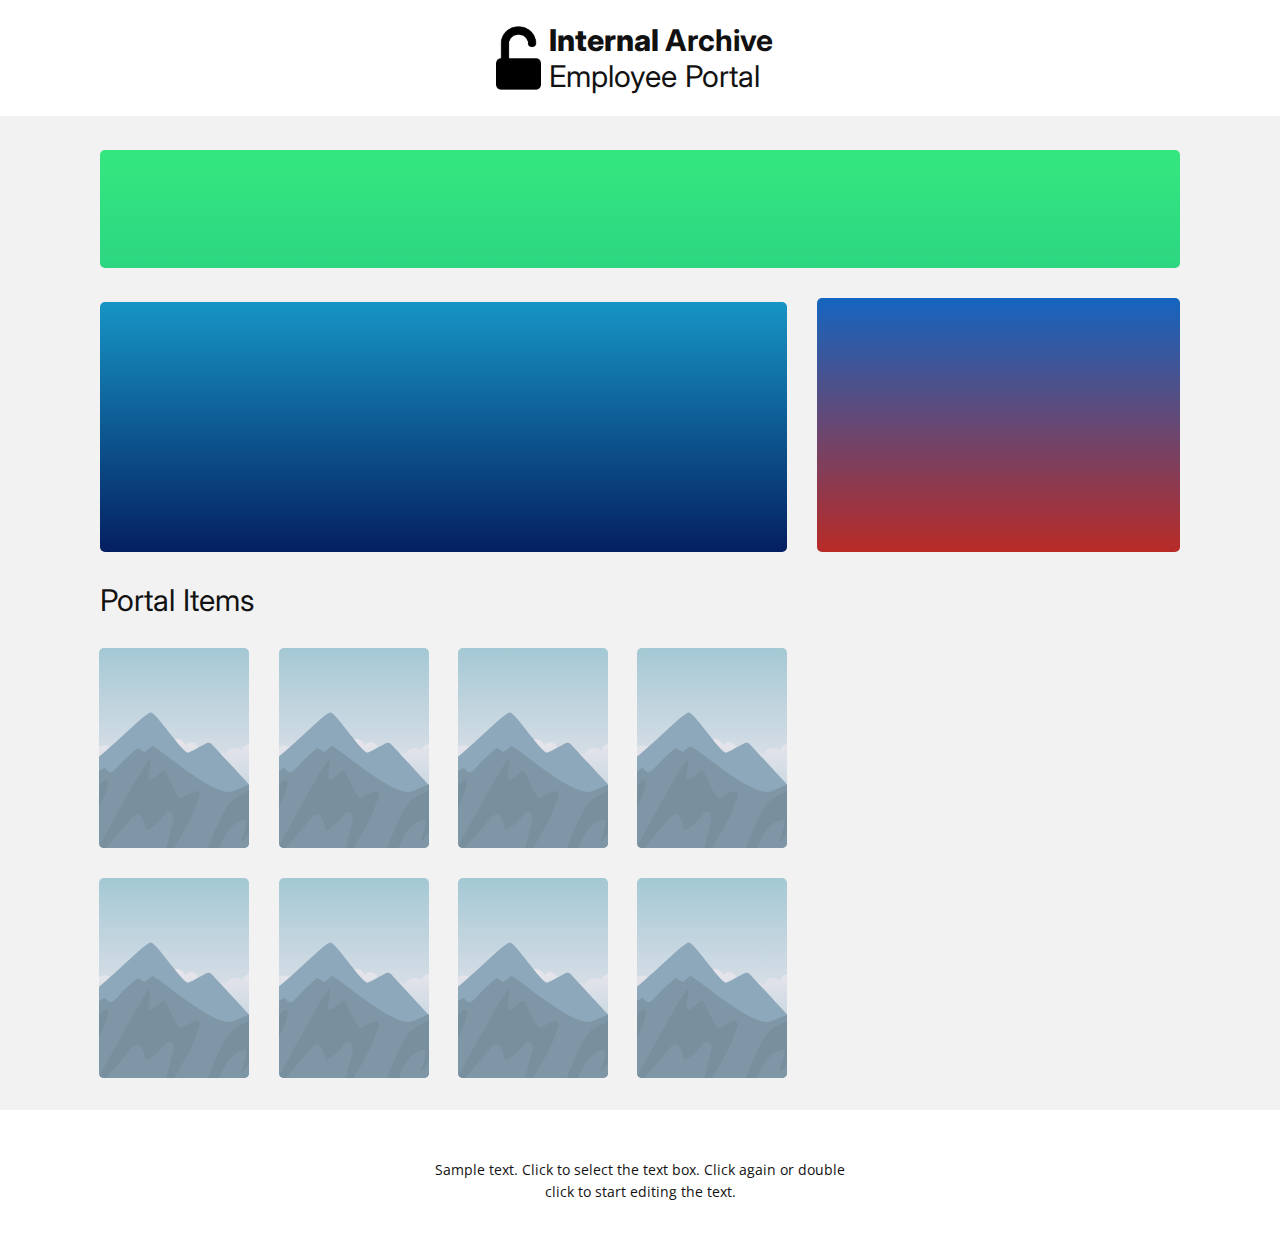
<file: docs/index.html>
<!DOCTYPE html>
<html style="font-size: 16px;">
  <head>
    <meta name="viewport" content="width=device-width, initial-scale=1.0">
    <meta charset="utf-8">
    <meta name="keywords" content="">
    <meta name="description" content="">
    <meta name="page_type" content="np-template-header-footer-from-plugin">
    <title>Page 1</title>
    <link rel="stylesheet" href="nicepage.css" media="screen">
<link rel="stylesheet" href="Page-1.css" media="screen">
    <script class="u-script" type="text/javascript" src="jquery.js" defer=""></script>
    <script class="u-script" type="text/javascript" src="nicepage.js" defer=""></script>
    <meta name="generator" content="Nicepage 3.22.0, nicepage.com">
    <link rel="icon" href="images/favicon.png">
    <link id="u-theme-google-font" rel="stylesheet" href="https://fonts.googleapis.com/css?family=Roboto:100,100i,300,300i,400,400i,500,500i,700,700i,900,900i|Open+Sans:300,300i,400,400i,600,600i,700,700i,800,800i">
    <link id="u-page-google-font" rel="stylesheet" href="https://fonts.googleapis.com/css?family=Inter:100,200,300,400,500,600,700,800,900">
    
    
    <script type="application/ld+json">{
		"@context": "http://schema.org",
		"@type": "Organization",
		"name": "Employee Portal",
		"logo": "images/image11.png"
}</script>
    <meta name="theme-color" content="#478ac9">
    <meta property="og:title" content="Page 1">
    <meta property="og:description" content="">
    <meta property="og:type" content="website">
  </head>
  <body data-home-page="Page-1.html" data-home-page-title="Page 1" class="u-body"><header class="u-clearfix u-header u-white u-header" id="sec-9082"><div class="u-clearfix u-sheet u-sheet-1">
        <a href="https://nicepage.com" class="u-image u-logo u-image-1" data-image-width="135" data-image-height="188">
          <img src="images/image11.png" class="u-logo-image u-logo-image-1">
        </a>
        <h3 class="u-custom-font u-text u-text-default u-text-1">Internal <span style="font-weight: 700;">Archive</span>
          <br>
          <span style="font-weight: 400;">Employee Portal</span>
        </h3>
      </div></header>
    <section class="u-align-center u-clearfix u-grey-5 u-section-1" src="" id="sec-2d43">
      <div class="u-clearfix u-sheet u-valign-middle-lg u-valign-middle-md u-sheet-1">
        <div class="u-clearfix u-custom-html u-hidden-lg u-hidden-md u-hidden-sm u-hidden-xl u-custom-html-1">
          <iframe src="https://discord.com/widget?id=859229877524627507&amp;theme=dark" width="280" height="400" allowtransparency="true" frameborder="0" sandbox="allow-popups allow-popups-to-escape-sandbox allow-same-origin allow-scripts"></iframe>
        </div>
        <img class="u-image u-image-round u-radius-5 u-image-1" src="images/Quepal.jpg" data-image-width="1600" data-image-height="900">
        <img class="u-image u-image-round u-radius-5 u-image-2" src="images/EveningSunshine.jpg" alt="" data-image-width="1920" data-image-height="1080">
        <img class="u-image u-image-round u-radius-5 u-image-3" src="images/VisionsofGrandeur.jpg" alt="" data-image-width="1920" data-image-height="1080">
        <h3 class="u-custom-font u-text u-text-default u-text-1">Portal Items</h3>
        <div class="u-expanded-width-xs u-list u-list-1">
          <div class="u-repeater u-repeater-1">
            <div class="u-container-style u-custom-background u-list-item u-repeater-item">
              <div class="u-container-layout u-similar-container u-valign-bottom u-container-layout-1">
                <img class="u-image u-image-round u-radius-5 u-image-4" src="images/6.svg" alt="" data-image-width="400" data-image-height="265">
              </div>
            </div>
            <div class="u-container-style u-custom-background u-list-item u-repeater-item">
              <div class="u-container-layout u-similar-container u-valign-bottom u-container-layout-2">
                <img class="u-image u-image-round u-radius-5 u-image-5" src="images/6.svg" alt="" data-image-width="400" data-image-height="265">
              </div>
            </div>
            <div class="u-container-style u-custom-background u-list-item u-repeater-item">
              <div class="u-container-layout u-similar-container u-valign-bottom u-container-layout-3">
                <img class="u-image u-image-round u-radius-5 u-image-6" src="images/6.svg" alt="" data-image-width="400" data-image-height="265">
              </div>
            </div>
            <div class="u-container-style u-custom-background u-list-item u-repeater-item">
              <div class="u-container-layout u-similar-container u-valign-bottom u-container-layout-4">
                <img class="u-image u-image-round u-radius-5 u-image-7" src="images/6.svg" alt="" data-image-width="400" data-image-height="265">
              </div>
            </div>
            <div class="u-container-style u-custom-background u-list-item u-repeater-item">
              <div class="u-container-layout u-similar-container u-valign-bottom u-container-layout-5">
                <img class="u-image u-image-round u-radius-5 u-image-8" src="images/6.svg" alt="" data-image-width="400" data-image-height="265">
              </div>
            </div>
            <div class="u-container-style u-custom-background u-list-item u-repeater-item">
              <div class="u-container-layout u-similar-container u-valign-bottom u-container-layout-6">
                <img class="u-image u-image-round u-radius-5 u-image-9" src="images/6.svg" alt="" data-image-width="400" data-image-height="265">
              </div>
            </div>
            <div class="u-container-style u-custom-background u-list-item u-repeater-item">
              <div class="u-container-layout u-similar-container u-valign-bottom u-container-layout-7">
                <img class="u-image u-image-round u-radius-5 u-image-10" src="images/6.svg" alt="" data-image-width="400" data-image-height="265">
              </div>
            </div>
            <div class="u-container-style u-custom-background u-list-item u-repeater-item">
              <div class="u-container-layout u-similar-container u-valign-bottom u-container-layout-8">
                <img class="u-image u-image-round u-radius-5 u-image-11" src="images/6.svg" alt="" data-image-width="400" data-image-height="265">
              </div>
            </div>
          </div>
        </div>
        <div class="u-clearfix u-custom-html u-hidden-lg u-hidden-md u-hidden-sm u-hidden-xs u-custom-html-2">
          <iframe src="https://discord.com/widget?id=859229877524627507&amp;theme=dark" width="363" height="496" allowtransparency="true" frameborder="0" sandbox="allow-popups allow-popups-to-escape-sandbox allow-same-origin allow-scripts"></iframe>
        </div>
        <div class="u-clearfix u-custom-html u-hidden-md u-hidden-sm u-hidden-xl u-hidden-xs u-custom-html-3">
          <iframe src="https://discord.com/widget?id=859229877524627507&amp;theme=dark" width="363" height="491" allowtransparency="true" frameborder="0" sandbox="allow-popups allow-popups-to-escape-sandbox allow-same-origin allow-scripts"></iframe>
        </div>
        <div class="u-clearfix u-custom-html u-hidden-lg u-hidden-sm u-hidden-xl u-hidden-xs u-custom-html-4">
          <iframe src="https://discord.com/widget?id=859229877524627507&amp;theme=dark" width="315" height="300" allowtransparency="true" frameborder="0" sandbox="allow-popups allow-popups-to-escape-sandbox allow-same-origin allow-scripts"></iframe>
        </div>
        <div class="u-clearfix u-custom-html u-hidden-lg u-hidden-md u-hidden-xl u-hidden-xs u-custom-html-5">
          <iframe src="https://discord.com/widget?id=859229877524627507&amp;theme=dark" width="240" height="300" allowtransparency="true" frameborder="0" sandbox="allow-popups allow-popups-to-escape-sandbox allow-same-origin allow-scripts"></iframe>
        </div>
      </div>
    </section>
    
    
    <footer class="u-align-center u-clearfix u-footer u-white u-footer" id="sec-c5db"><div class="u-clearfix u-sheet u-sheet-1">
        <p class="u-small-text u-text u-text-variant u-text-1">Sample text. Click to select the text box. Click again or double click to start editing the text.</p>
      </div></footer>
  </body>
</html>
</file>
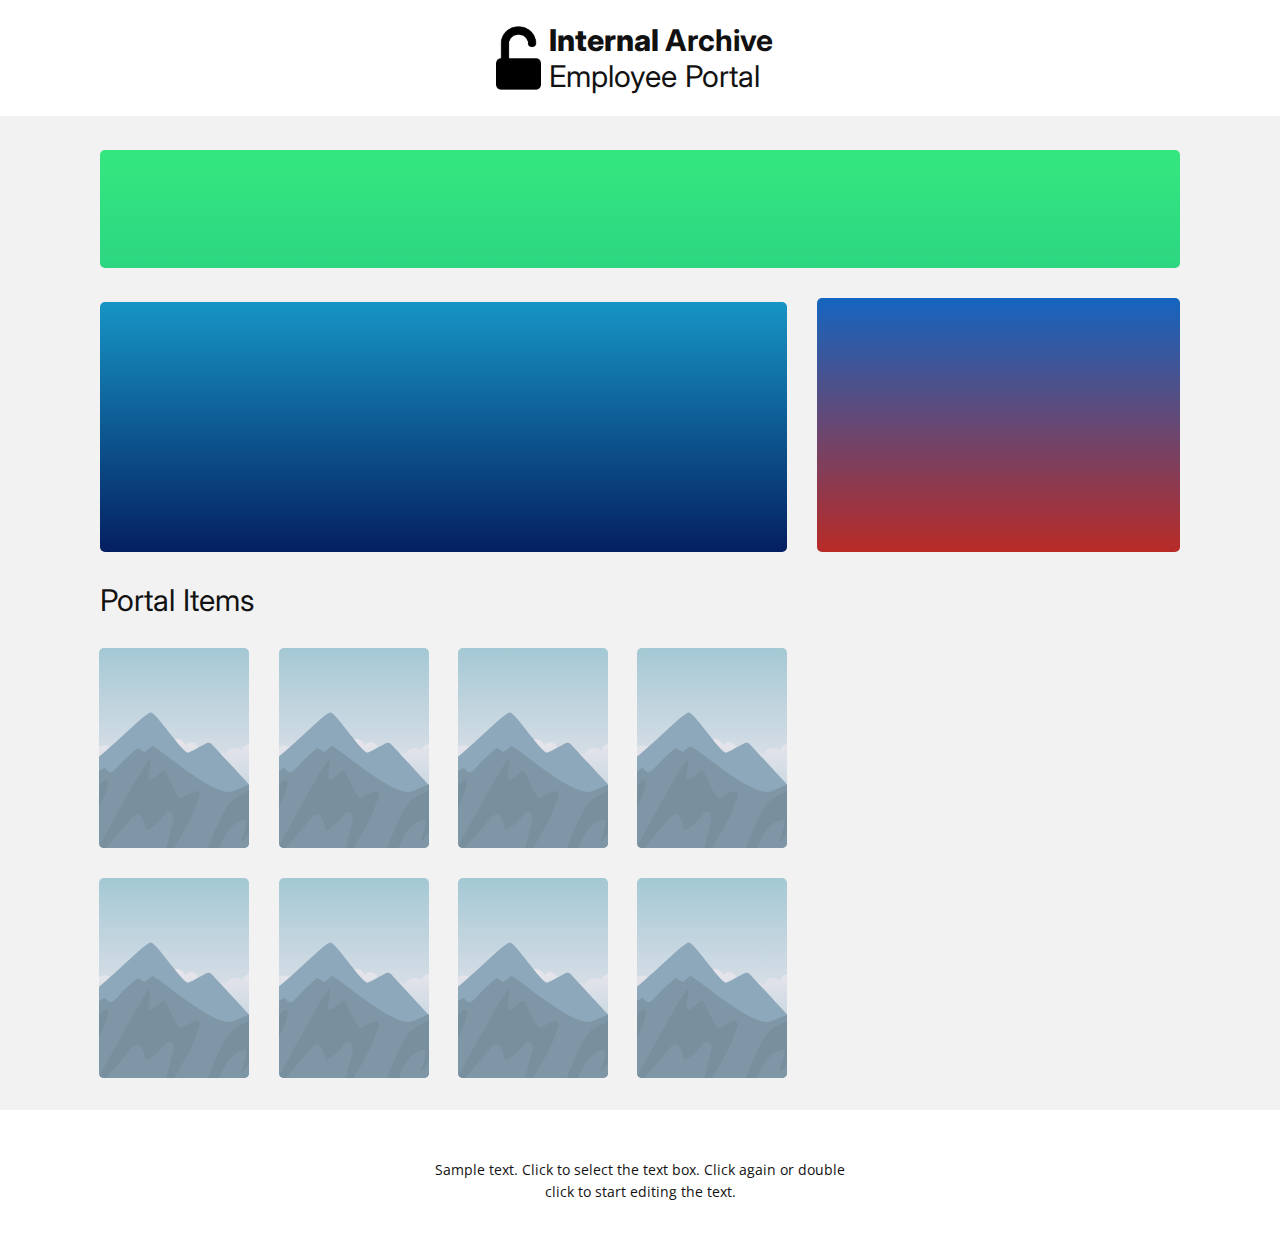
<file: docs/Page-1.html>
<!DOCTYPE html>
<html style="font-size: 16px;">
  <head>
    <meta name="viewport" content="width=device-width, initial-scale=1.0">
    <meta charset="utf-8">
    <meta name="keywords" content="">
    <meta name="description" content="">
    <meta name="page_type" content="np-template-header-footer-from-plugin">
    <title>Page 1</title>
    <link rel="stylesheet" href="nicepage.css" media="screen">
<link rel="stylesheet" href="Page-1.css" media="screen">
    <script class="u-script" type="text/javascript" src="jquery.js" defer=""></script>
    <script class="u-script" type="text/javascript" src="nicepage.js" defer=""></script>
    <meta name="generator" content="Nicepage 3.22.0, nicepage.com">
    <link rel="icon" href="images/favicon.png">
    <link id="u-theme-google-font" rel="stylesheet" href="https://fonts.googleapis.com/css?family=Roboto:100,100i,300,300i,400,400i,500,500i,700,700i,900,900i|Open+Sans:300,300i,400,400i,600,600i,700,700i,800,800i">
    <link id="u-page-google-font" rel="stylesheet" href="https://fonts.googleapis.com/css?family=Inter:100,200,300,400,500,600,700,800,900">
    
    
    <script type="application/ld+json">{
		"@context": "http://schema.org",
		"@type": "Organization",
		"name": "Employee Portal",
		"logo": "images/image11.png"
}</script>
    <meta name="theme-color" content="#478ac9">
    <meta property="og:title" content="Page 1">
    <meta property="og:description" content="">
    <meta property="og:type" content="website">
  </head>
  <body class="u-body"><header class="u-clearfix u-header u-white u-header" id="sec-9082"><div class="u-clearfix u-sheet u-sheet-1">
        <a href="https://nicepage.com" class="u-image u-logo u-image-1" data-image-width="135" data-image-height="188">
          <img src="images/image11.png" class="u-logo-image u-logo-image-1">
        </a>
        <h3 class="u-custom-font u-text u-text-default u-text-1">Internal <span style="font-weight: 700;">Archive</span>
          <br>
          <span style="font-weight: 400;">Employee Portal</span>
        </h3>
      </div></header>
    <section class="u-align-center u-clearfix u-grey-5 u-section-1" src="" id="sec-2d43">
      <div class="u-clearfix u-sheet u-valign-middle-lg u-valign-middle-md u-sheet-1">
        <div class="u-clearfix u-custom-html u-hidden-lg u-hidden-md u-hidden-sm u-hidden-xl u-custom-html-1">
          <iframe src="https://discord.com/widget?id=859229877524627507&amp;theme=dark" width="280" height="400" allowtransparency="true" frameborder="0" sandbox="allow-popups allow-popups-to-escape-sandbox allow-same-origin allow-scripts"></iframe>
        </div>
        <img class="u-image u-image-round u-radius-5 u-image-1" src="images/Quepal.jpg" data-image-width="1600" data-image-height="900">
        <img class="u-image u-image-round u-radius-5 u-image-2" src="images/EveningSunshine.jpg" alt="" data-image-width="1920" data-image-height="1080">
        <img class="u-image u-image-round u-radius-5 u-image-3" src="images/VisionsofGrandeur.jpg" alt="" data-image-width="1920" data-image-height="1080">
        <h3 class="u-custom-font u-text u-text-default u-text-1">Portal Items</h3>
        <div class="u-expanded-width-xs u-list u-list-1">
          <div class="u-repeater u-repeater-1">
            <div class="u-container-style u-custom-background u-list-item u-repeater-item">
              <div class="u-container-layout u-similar-container u-valign-bottom u-container-layout-1">
                <img class="u-image u-image-round u-radius-5 u-image-4" src="images/6.svg" alt="" data-image-width="400" data-image-height="265">
              </div>
            </div>
            <div class="u-container-style u-custom-background u-list-item u-repeater-item">
              <div class="u-container-layout u-similar-container u-valign-bottom u-container-layout-2">
                <img class="u-image u-image-round u-radius-5 u-image-5" src="images/6.svg" alt="" data-image-width="400" data-image-height="265">
              </div>
            </div>
            <div class="u-container-style u-custom-background u-list-item u-repeater-item">
              <div class="u-container-layout u-similar-container u-valign-bottom u-container-layout-3">
                <img class="u-image u-image-round u-radius-5 u-image-6" src="images/6.svg" alt="" data-image-width="400" data-image-height="265">
              </div>
            </div>
            <div class="u-container-style u-custom-background u-list-item u-repeater-item">
              <div class="u-container-layout u-similar-container u-valign-bottom u-container-layout-4">
                <img class="u-image u-image-round u-radius-5 u-image-7" src="images/6.svg" alt="" data-image-width="400" data-image-height="265">
              </div>
            </div>
            <div class="u-container-style u-custom-background u-list-item u-repeater-item">
              <div class="u-container-layout u-similar-container u-valign-bottom u-container-layout-5">
                <img class="u-image u-image-round u-radius-5 u-image-8" src="images/6.svg" alt="" data-image-width="400" data-image-height="265">
              </div>
            </div>
            <div class="u-container-style u-custom-background u-list-item u-repeater-item">
              <div class="u-container-layout u-similar-container u-valign-bottom u-container-layout-6">
                <img class="u-image u-image-round u-radius-5 u-image-9" src="images/6.svg" alt="" data-image-width="400" data-image-height="265">
              </div>
            </div>
            <div class="u-container-style u-custom-background u-list-item u-repeater-item">
              <div class="u-container-layout u-similar-container u-valign-bottom u-container-layout-7">
                <img class="u-image u-image-round u-radius-5 u-image-10" src="images/6.svg" alt="" data-image-width="400" data-image-height="265">
              </div>
            </div>
            <div class="u-container-style u-custom-background u-list-item u-repeater-item">
              <div class="u-container-layout u-similar-container u-valign-bottom u-container-layout-8">
                <img class="u-image u-image-round u-radius-5 u-image-11" src="images/6.svg" alt="" data-image-width="400" data-image-height="265">
              </div>
            </div>
          </div>
        </div>
        <div class="u-clearfix u-custom-html u-hidden-lg u-hidden-md u-hidden-sm u-hidden-xs u-custom-html-2">
          <iframe src="https://discord.com/widget?id=859229877524627507&amp;theme=dark" width="363" height="496" allowtransparency="true" frameborder="0" sandbox="allow-popups allow-popups-to-escape-sandbox allow-same-origin allow-scripts"></iframe>
        </div>
        <div class="u-clearfix u-custom-html u-hidden-md u-hidden-sm u-hidden-xl u-hidden-xs u-custom-html-3">
          <iframe src="https://discord.com/widget?id=859229877524627507&amp;theme=dark" width="363" height="491" allowtransparency="true" frameborder="0" sandbox="allow-popups allow-popups-to-escape-sandbox allow-same-origin allow-scripts"></iframe>
        </div>
        <div class="u-clearfix u-custom-html u-hidden-lg u-hidden-sm u-hidden-xl u-hidden-xs u-custom-html-4">
          <iframe src="https://discord.com/widget?id=859229877524627507&amp;theme=dark" width="315" height="300" allowtransparency="true" frameborder="0" sandbox="allow-popups allow-popups-to-escape-sandbox allow-same-origin allow-scripts"></iframe>
        </div>
        <div class="u-clearfix u-custom-html u-hidden-lg u-hidden-md u-hidden-xl u-hidden-xs u-custom-html-5">
          <iframe src="https://discord.com/widget?id=859229877524627507&amp;theme=dark" width="240" height="300" allowtransparency="true" frameborder="0" sandbox="allow-popups allow-popups-to-escape-sandbox allow-same-origin allow-scripts"></iframe>
        </div>
      </div>
    </section>
    
    
    <footer class="u-align-center u-clearfix u-footer u-white u-footer" id="sec-c5db"><div class="u-clearfix u-sheet u-sheet-1">
        <p class="u-small-text u-text u-text-variant u-text-1">Sample text. Click to select the text box. Click again or double click to start editing the text.</p>
      </div></footer>
  </body>
</html>
</file>
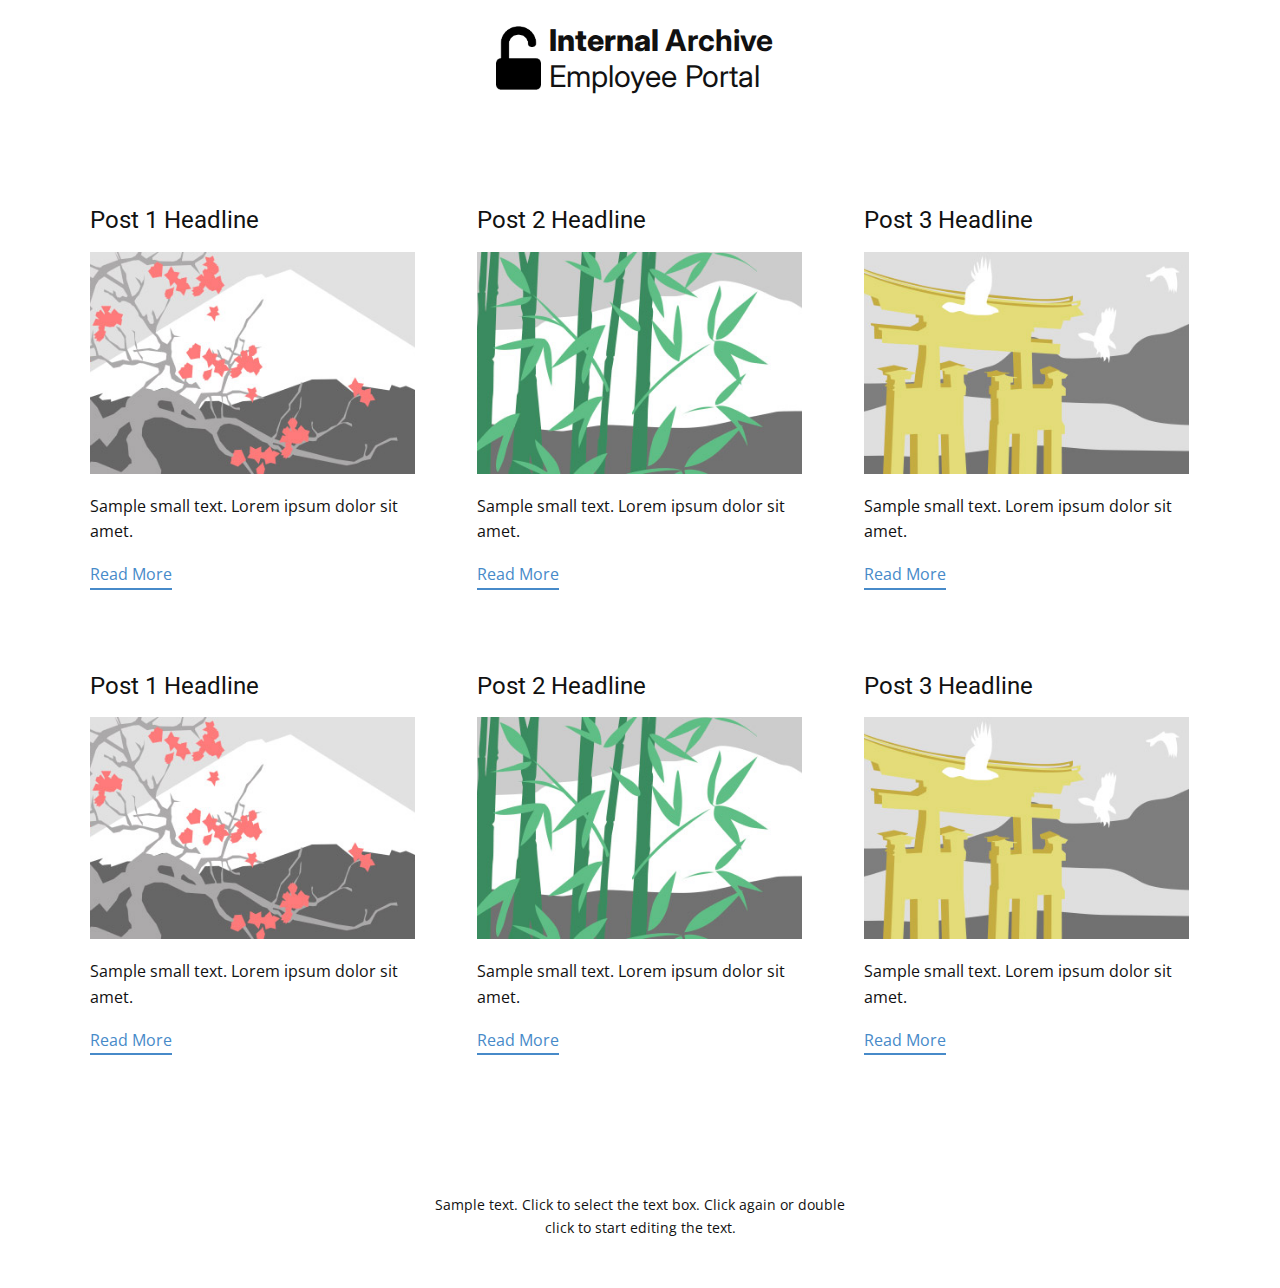
<file: docs/blog/blog.html>
<html style="font-size: 16px;"><head>
    <meta name="viewport" content="width=device-width, initial-scale=1.0">
    <meta charset="utf-8">
    <meta name="keywords" content="">
    <meta name="description" content="">
    <meta name="page_type" content="np-template-header-footer-from-plugin">
    <title>Blog Template</title>
    <link rel="stylesheet" href="../nicepage.css" media="screen">
<link rel="stylesheet" href="../Blog-Template.css" media="screen">
    <script class="u-script" type="text/javascript" src="../jquery.js" defer=""></script>
    <script class="u-script" type="text/javascript" src="../nicepage.js" defer=""></script>
    <meta name="generator" content="Nicepage 3.22.0, nicepage.com">
    <link rel="icon" href="../images/favicon.png">
    <link id="u-theme-google-font" rel="stylesheet" href="https://fonts.googleapis.com/css?family=Roboto:100,100i,300,300i,400,400i,500,500i,700,700i,900,900i|Open+Sans:300,300i,400,400i,600,600i,700,700i,800,800i">
    <link id="u-page-google-font" rel="stylesheet" href="https://fonts.googleapis.com/css?family=Inter:100,200,300,400,500,600,700,800,900">
    
    
    <script type="application/ld+json">{
		"@context": "http://schema.org",
		"@type": "Organization",
		"name": "Employee Portal",
		"logo": "images/image11.png"
}</script>
    <meta name="theme-color" content="#478ac9">
  </head>
  <body class="u-body"><header class="u-clearfix u-header u-white u-header" id="sec-9082"><div class="u-clearfix u-sheet u-sheet-1">
        <a href="https://nicepage.com" class="u-image u-logo u-image-1" data-image-width="135" data-image-height="188">
          <img src="../images/image11.png" class="u-logo-image u-logo-image-1">
        </a>
        <h3 class="u-custom-font u-text u-text-default u-text-1">Internal <span style="font-weight: 700;">Archive</span>
          <br>
          <span style="font-weight: 400;">Employee Portal</span>
        </h3>
      </div></header>
    <section class="u-clearfix u-section-1" id="sec-8baf">
      <div class="u-clearfix u-sheet u-valign-middle u-sheet-1"><!--blog--><!--blog_options_json--><!--{"type":"Recent","source":"","tags":"","count":""}--><!--/blog_options_json-->
        <div class="u-blog u-expanded-width u-repeater u-repeater-1"><!--blog_post-->
          <div class="u-blog-post u-container-style u-repeater-item u-white u-repeater-item-1">
            <div class="u-container-layout u-similar-container u-valign-top u-container-layout-1"><!--blog_post_header-->
              <h4 class="u-blog-control u-text u-text-1">
                <a class="u-post-header-link" href="../blog/post.html"><!--blog_post_header_content-->Post 1 Headline<!--/blog_post_header_content--></a>
              </h4><!--/blog_post_header--><!--blog_post_image-->
              <a class="u-post-header-link" href="../blog/post.html"><img alt="" class="u-blog-control u-expanded-width u-image u-image-default u-image-1" src="[data-uri]"></a><!--/blog_post_image--><!--blog_post_content-->
              <div class="u-blog-control u-post-content u-text u-text-2 fr-view">Sample small text. Lorem ipsum dolor sit amet.</div><!--/blog_post_content--><!--blog_post_readmore-->
              <a href="../blog/post.html" class="u-blog-control u-border-2 u-border-palette-1-base u-btn u-btn-rectangle u-button-style u-none u-btn-1"><!--blog_post_readmore_content-->Read More<!--/blog_post_readmore_content--></a><!--/blog_post_readmore-->
            </div>
          </div><div class="u-blog-post u-container-style u-repeater-item u-video-cover u-white">
            <div class="u-container-layout u-similar-container u-valign-top u-container-layout-2"><!--blog_post_header-->
              <h4 class="u-blog-control u-text u-text-3">
                <a class="u-post-header-link" href="../blog/post-1.html"><!--blog_post_header_content-->Post 2 Headline<!--/blog_post_header_content--></a>
              </h4><!--/blog_post_header--><!--blog_post_image-->
              <a class="u-post-header-link" href="../blog/post-1.html"><img alt="" class="u-blog-control u-expanded-width u-image u-image-default u-image-2" src="[data-uri]"></a><!--/blog_post_image--><!--blog_post_content-->
              <div class="u-blog-control u-post-content u-text u-text-4 fr-view">Sample small text. Lorem ipsum dolor sit amet.</div><!--/blog_post_content--><!--blog_post_readmore-->
              <a href="../blog/post-1.html" class="u-blog-control u-border-2 u-border-palette-1-base u-btn u-btn-rectangle u-button-style u-none u-btn-2"><!--blog_post_readmore_content-->Read More<!--/blog_post_readmore_content--></a><!--/blog_post_readmore-->
            </div>
          </div><div class="u-blog-post u-container-style u-repeater-item u-video-cover u-white">
            <div class="u-container-layout u-similar-container u-valign-top u-container-layout-3"><!--blog_post_header-->
              <h4 class="u-blog-control u-text u-text-5">
                <a class="u-post-header-link" href="../blog/post-2.html"><!--blog_post_header_content-->Post 3 Headline<!--/blog_post_header_content--></a>
              </h4><!--/blog_post_header--><!--blog_post_image-->
              <a class="u-post-header-link" href="../blog/post-2.html"><img alt="" class="u-blog-control u-expanded-width u-image u-image-default u-image-3" src="[data-uri]"></a><!--/blog_post_image--><!--blog_post_content-->
              <div class="u-blog-control u-post-content u-text u-text-6 fr-view">Sample small text. Lorem ipsum dolor sit amet.</div><!--/blog_post_content--><!--blog_post_readmore-->
              <a href="../blog/post-2.html" class="u-blog-control u-border-2 u-border-palette-1-base u-btn u-btn-rectangle u-button-style u-none u-btn-3"><!--blog_post_readmore_content-->Read More<!--/blog_post_readmore_content--></a><!--/blog_post_readmore-->
            </div>
          </div><div class="u-blog-post u-container-style u-repeater-item u-white u-repeater-item-1">
            <div class="u-container-layout u-similar-container u-valign-top u-container-layout-1"><!--blog_post_header-->
              <h4 class="u-blog-control u-text u-text-1">
                <a class="u-post-header-link" href="../blog/post-3.html"><!--blog_post_header_content-->Post 1 Headline<!--/blog_post_header_content--></a>
              </h4><!--/blog_post_header--><!--blog_post_image-->
              <a class="u-post-header-link" href="../blog/post-3.html"><img alt="" class="u-blog-control u-expanded-width u-image u-image-default u-image-1" src="[data-uri]"></a><!--/blog_post_image--><!--blog_post_content-->
              <div class="u-blog-control u-post-content u-text u-text-2 fr-view">Sample small text. Lorem ipsum dolor sit amet.</div><!--/blog_post_content--><!--blog_post_readmore-->
              <a href="../blog/post-3.html" class="u-blog-control u-border-2 u-border-palette-1-base u-btn u-btn-rectangle u-button-style u-none u-btn-1"><!--blog_post_readmore_content-->Read More<!--/blog_post_readmore_content--></a><!--/blog_post_readmore-->
            </div>
          </div><div class="u-blog-post u-container-style u-repeater-item u-video-cover u-white">
            <div class="u-container-layout u-similar-container u-valign-top u-container-layout-2"><!--blog_post_header-->
              <h4 class="u-blog-control u-text u-text-3">
                <a class="u-post-header-link" href="../blog/post-4.html"><!--blog_post_header_content-->Post 2 Headline<!--/blog_post_header_content--></a>
              </h4><!--/blog_post_header--><!--blog_post_image-->
              <a class="u-post-header-link" href="../blog/post-4.html"><img alt="" class="u-blog-control u-expanded-width u-image u-image-default u-image-2" src="[data-uri]"></a><!--/blog_post_image--><!--blog_post_content-->
              <div class="u-blog-control u-post-content u-text u-text-4 fr-view">Sample small text. Lorem ipsum dolor sit amet.</div><!--/blog_post_content--><!--blog_post_readmore-->
              <a href="../blog/post-4.html" class="u-blog-control u-border-2 u-border-palette-1-base u-btn u-btn-rectangle u-button-style u-none u-btn-2"><!--blog_post_readmore_content-->Read More<!--/blog_post_readmore_content--></a><!--/blog_post_readmore-->
            </div>
          </div><div class="u-blog-post u-container-style u-repeater-item u-video-cover u-white">
            <div class="u-container-layout u-similar-container u-valign-top u-container-layout-3"><!--blog_post_header-->
              <h4 class="u-blog-control u-text u-text-5">
                <a class="u-post-header-link" href="../blog/post-5.html"><!--blog_post_header_content-->Post 3 Headline<!--/blog_post_header_content--></a>
              </h4><!--/blog_post_header--><!--blog_post_image-->
              <a class="u-post-header-link" href="../blog/post-5.html"><img alt="" class="u-blog-control u-expanded-width u-image u-image-default u-image-3" src="[data-uri]"></a><!--/blog_post_image--><!--blog_post_content-->
              <div class="u-blog-control u-post-content u-text u-text-6 fr-view">Sample small text. Lorem ipsum dolor sit amet.</div><!--/blog_post_content--><!--blog_post_readmore-->
              <a href="../blog/post-5.html" class="u-blog-control u-border-2 u-border-palette-1-base u-btn u-btn-rectangle u-button-style u-none u-btn-3"><!--blog_post_readmore_content-->Read More<!--/blog_post_readmore_content--></a><!--/blog_post_readmore-->
            </div>
          </div><!--/blog_post--><!--blog_post-->
          <!--/blog_post--><!--blog_post-->
          <!--/blog_post-->
        </div><!--/blog-->
      </div>
    </section>
    
    
    <footer class="u-align-center u-clearfix u-footer u-white u-footer" id="sec-c5db"><div class="u-clearfix u-sheet u-sheet-1">
        <p class="u-small-text u-text u-text-variant u-text-1">Sample text. Click to select the text box. Click again or double click to start editing the text.</p>
      </div></footer>
  
</body></html>
</file>
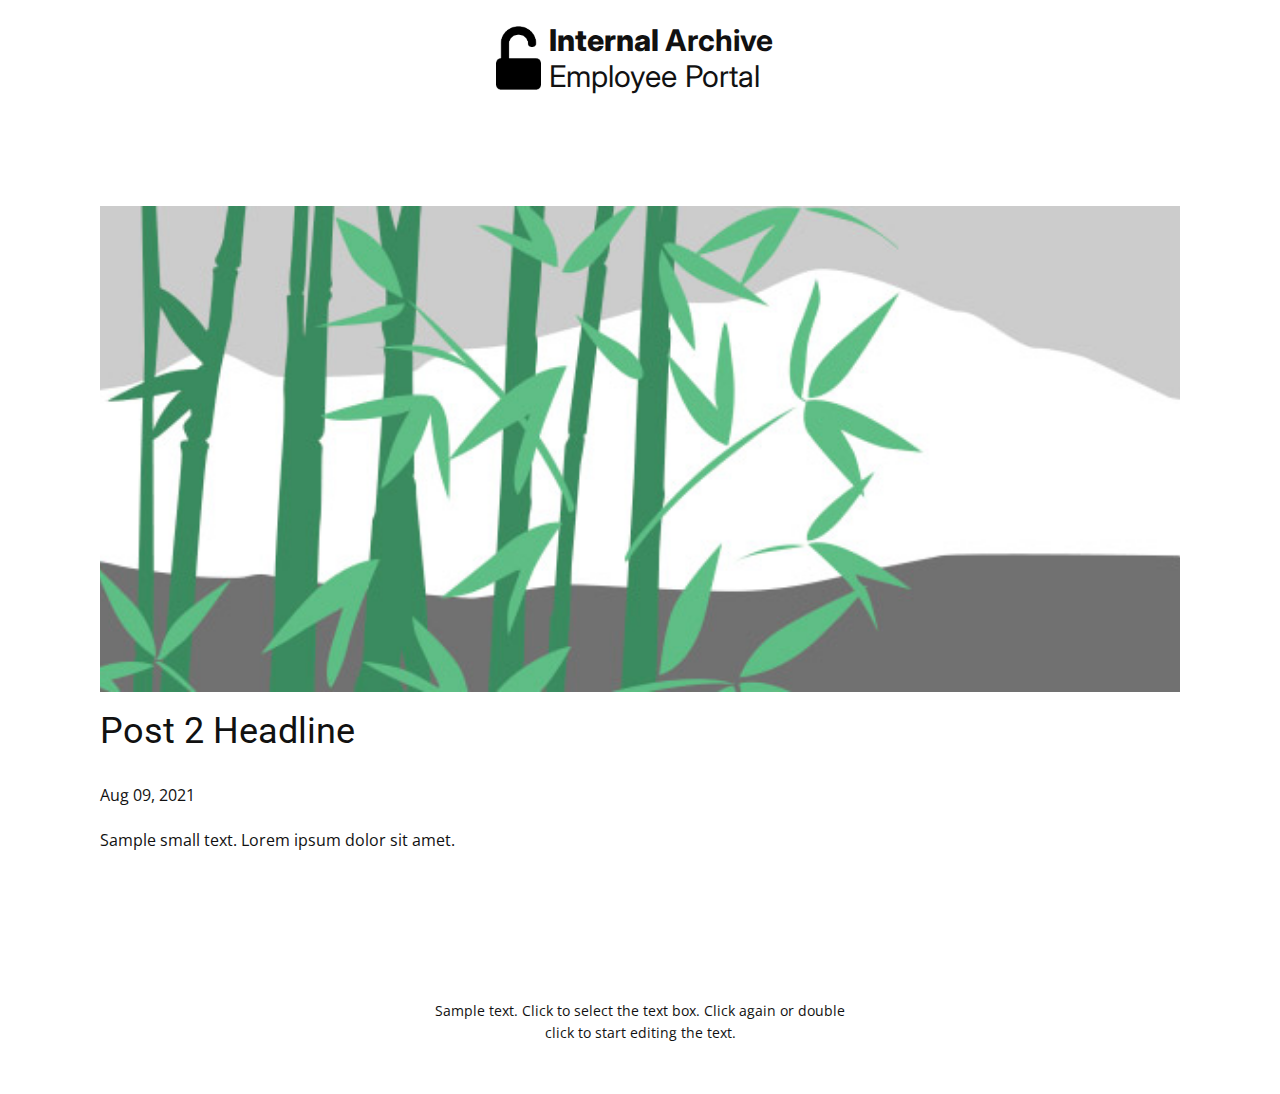
<file: docs/blog/post-1.html>
<!doctype html>
<html style="font-size: 16px;"><head>
    <meta name="viewport" content="width=device-width, initial-scale=1.0">
    <meta charset="utf-8">
    <meta name="keywords" content="Post 1 Headline">
    <meta name="description" content="">
    <meta name="page_type" content="np-template-header-footer-from-plugin">
    <title>Post 2 Headline</title>
    <link rel="stylesheet" href="../nicepage.css" media="screen">
<link rel="stylesheet" href="../Post-Template.css" media="screen">
    <script class="u-script" type="text/javascript" src="../jquery.js" defer=""></script>
    <script class="u-script" type="text/javascript" src="../nicepage.js" defer=""></script>
    <meta name="generator" content="Nicepage 3.22.0, nicepage.com">
    <link rel="icon" href="../images/favicon.png">
    <link id="u-theme-google-font" rel="stylesheet" href="https://fonts.googleapis.com/css?family=Roboto:100,100i,300,300i,400,400i,500,500i,700,700i,900,900i|Open+Sans:300,300i,400,400i,600,600i,700,700i,800,800i">
    <link id="u-page-google-font" rel="stylesheet" href="https://fonts.googleapis.com/css?family=Inter:100,200,300,400,500,600,700,800,900">
    
    
    <script type="application/ld+json">{
		"@context": "http://schema.org",
		"@type": "Organization",
		"name": "Employee Portal",
		"logo": "images/image11.png"
}</script>
    <meta name="theme-color" content="#478ac9">
  </head>
  <body class="u-body"><header class="u-clearfix u-header u-white u-header" id="sec-9082"><div class="u-clearfix u-sheet u-sheet-1">
        <a href="https://nicepage.com" class="u-image u-logo u-image-1" data-image-width="135" data-image-height="188">
          <img src="../images/image11.png" class="u-logo-image u-logo-image-1">
        </a>
        <h3 class="u-custom-font u-text u-text-default u-text-1">Internal <span style="font-weight: 700;">Archive</span>
          <br>
          <span style="font-weight: 400;">Employee Portal</span>
        </h3>
      </div></header>
    <section class="u-align-center u-clearfix u-section-1" id="sec-2ad2">
      <div class="u-clearfix u-sheet u-valign-middle-md u-valign-middle-sm u-valign-middle-xs u-sheet-1"><!--post_details--><!--post_details_options_json--><!--{"source":""}--><!--/post_details_options_json--><!--blog_post-->
        <div class="u-container-style u-expanded-width u-post-details u-post-details-1">
          <div class="u-container-layout u-valign-middle u-container-layout-1"><!--blog_post_image-->
            <img alt="" class="u-blog-control u-expanded-width u-image u-image-default u-image-1" src="[data-uri]"><!--/blog_post_image--><!--blog_post_header-->
            <h2 class="u-blog-control u-text u-text-1">Post 2 Headline</h2><!--/blog_post_header--><!--blog_post_metadata-->
            <div class="u-blog-control u-metadata u-metadata-1"><!--blog_post_metadata_date-->
              <span class="u-meta-date u-meta-icon">Aug 09, 2021</span><!--/blog_post_metadata_date--><!--blog_post_metadata_category-->
              <!--/blog_post_metadata_category--><!--blog_post_metadata_comments-->
              <!--/blog_post_metadata_comments-->
            </div><!--/blog_post_metadata--><!--blog_post_content-->
            <div class="u-align-justify u-blog-control u-post-content u-text u-text-2 fr-view">
  Sample small text. Lorem ipsum dolor sit amet.
  </div><!--/blog_post_content-->
          </div>
        </div><!--/blog_post--><!--/post_details-->
      </div>
    </section>
    
    
    <footer class="u-align-center u-clearfix u-footer u-white u-footer" id="sec-c5db"><div class="u-clearfix u-sheet u-sheet-1">
        <p class="u-small-text u-text u-text-variant u-text-1">Sample text. Click to select the text box. Click again or double click to start editing the text.</p>
      </div></footer>
  
</body></html>
</file>
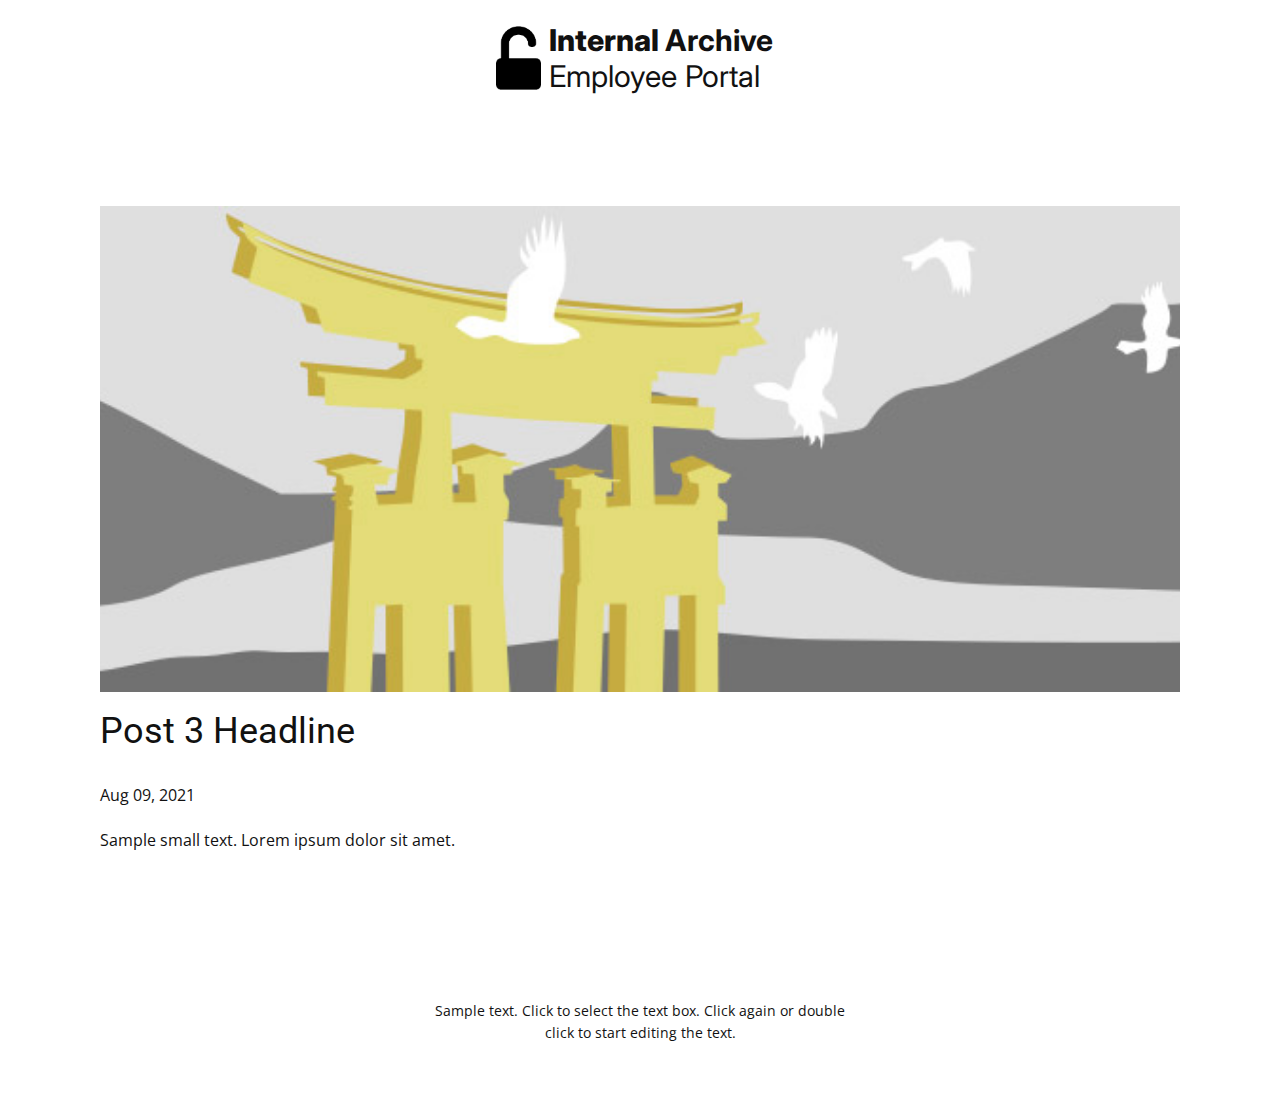
<file: docs/blog/post-2.html>
<!doctype html>
<html style="font-size: 16px;"><head>
    <meta name="viewport" content="width=device-width, initial-scale=1.0">
    <meta charset="utf-8">
    <meta name="keywords" content="Post 1 Headline">
    <meta name="description" content="">
    <meta name="page_type" content="np-template-header-footer-from-plugin">
    <title>Post 3 Headline</title>
    <link rel="stylesheet" href="../nicepage.css" media="screen">
<link rel="stylesheet" href="../Post-Template.css" media="screen">
    <script class="u-script" type="text/javascript" src="../jquery.js" defer=""></script>
    <script class="u-script" type="text/javascript" src="../nicepage.js" defer=""></script>
    <meta name="generator" content="Nicepage 3.22.0, nicepage.com">
    <link rel="icon" href="../images/favicon.png">
    <link id="u-theme-google-font" rel="stylesheet" href="https://fonts.googleapis.com/css?family=Roboto:100,100i,300,300i,400,400i,500,500i,700,700i,900,900i|Open+Sans:300,300i,400,400i,600,600i,700,700i,800,800i">
    <link id="u-page-google-font" rel="stylesheet" href="https://fonts.googleapis.com/css?family=Inter:100,200,300,400,500,600,700,800,900">
    
    
    <script type="application/ld+json">{
		"@context": "http://schema.org",
		"@type": "Organization",
		"name": "Employee Portal",
		"logo": "images/image11.png"
}</script>
    <meta name="theme-color" content="#478ac9">
  </head>
  <body class="u-body"><header class="u-clearfix u-header u-white u-header" id="sec-9082"><div class="u-clearfix u-sheet u-sheet-1">
        <a href="https://nicepage.com" class="u-image u-logo u-image-1" data-image-width="135" data-image-height="188">
          <img src="../images/image11.png" class="u-logo-image u-logo-image-1">
        </a>
        <h3 class="u-custom-font u-text u-text-default u-text-1">Internal <span style="font-weight: 700;">Archive</span>
          <br>
          <span style="font-weight: 400;">Employee Portal</span>
        </h3>
      </div></header>
    <section class="u-align-center u-clearfix u-section-1" id="sec-2ad2">
      <div class="u-clearfix u-sheet u-valign-middle-md u-valign-middle-sm u-valign-middle-xs u-sheet-1"><!--post_details--><!--post_details_options_json--><!--{"source":""}--><!--/post_details_options_json--><!--blog_post-->
        <div class="u-container-style u-expanded-width u-post-details u-post-details-1">
          <div class="u-container-layout u-valign-middle u-container-layout-1"><!--blog_post_image-->
            <img alt="" class="u-blog-control u-expanded-width u-image u-image-default u-image-1" src="[data-uri]"><!--/blog_post_image--><!--blog_post_header-->
            <h2 class="u-blog-control u-text u-text-1">Post 3 Headline</h2><!--/blog_post_header--><!--blog_post_metadata-->
            <div class="u-blog-control u-metadata u-metadata-1"><!--blog_post_metadata_date-->
              <span class="u-meta-date u-meta-icon">Aug 09, 2021</span><!--/blog_post_metadata_date--><!--blog_post_metadata_category-->
              <!--/blog_post_metadata_category--><!--blog_post_metadata_comments-->
              <!--/blog_post_metadata_comments-->
            </div><!--/blog_post_metadata--><!--blog_post_content-->
            <div class="u-align-justify u-blog-control u-post-content u-text u-text-2 fr-view">
  Sample small text. Lorem ipsum dolor sit amet.
  </div><!--/blog_post_content-->
          </div>
        </div><!--/blog_post--><!--/post_details-->
      </div>
    </section>
    
    
    <footer class="u-align-center u-clearfix u-footer u-white u-footer" id="sec-c5db"><div class="u-clearfix u-sheet u-sheet-1">
        <p class="u-small-text u-text u-text-variant u-text-1">Sample text. Click to select the text box. Click again or double click to start editing the text.</p>
      </div></footer>
  
</body></html>
</file>
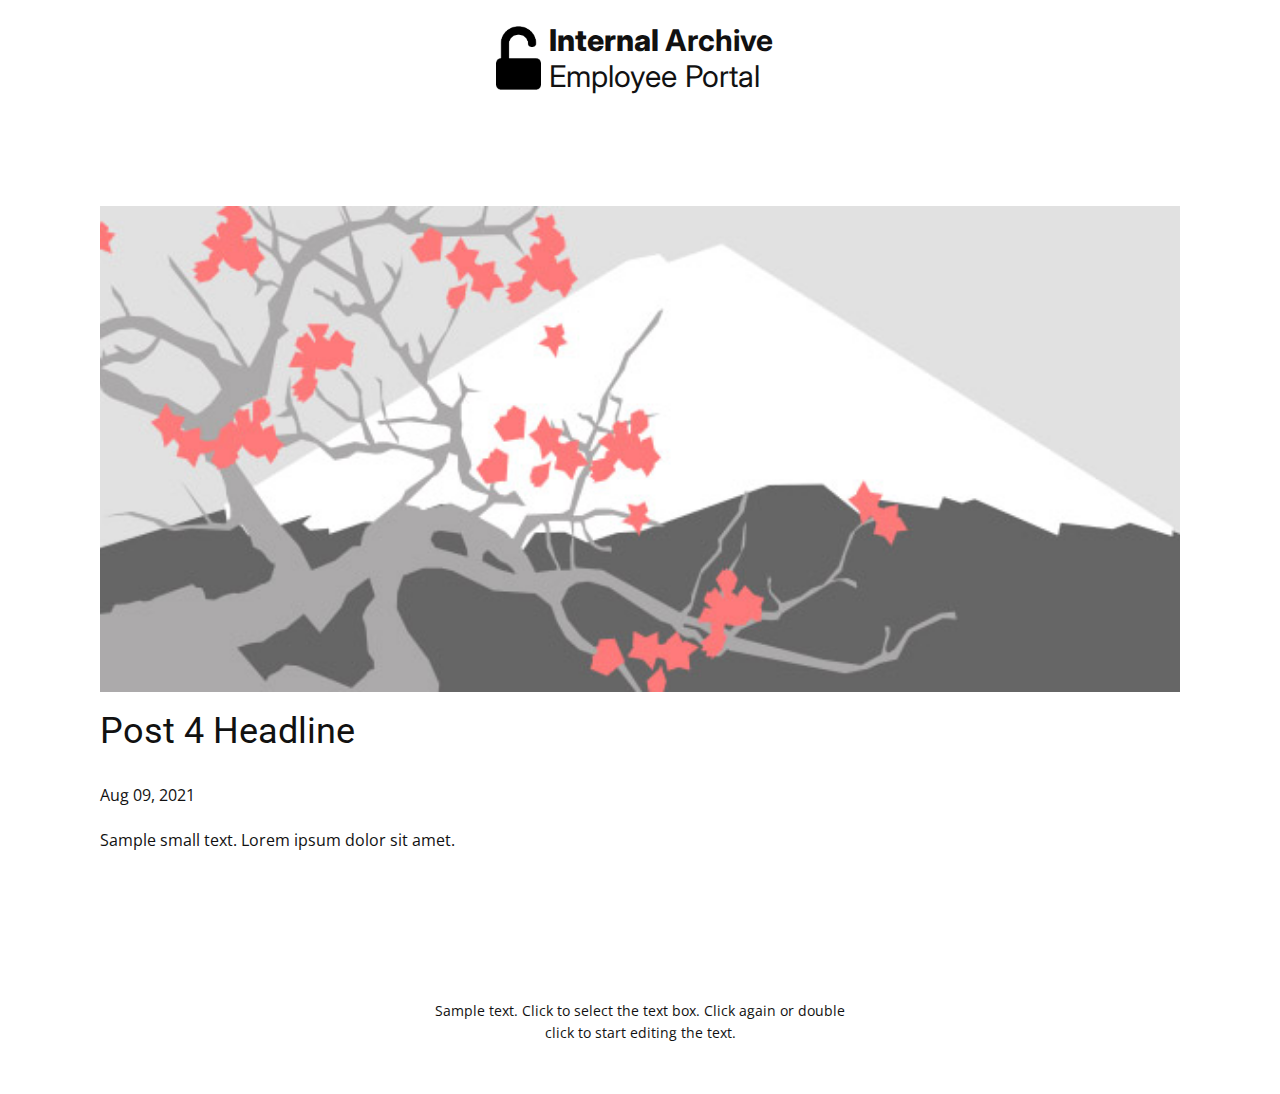
<file: docs/blog/post-3.html>
<!doctype html>
<html style="font-size: 16px;"><head>
    <meta name="viewport" content="width=device-width, initial-scale=1.0">
    <meta charset="utf-8">
    <meta name="keywords" content="Post 1 Headline">
    <meta name="description" content="">
    <meta name="page_type" content="np-template-header-footer-from-plugin">
    <title>Post 4 Headline</title>
    <link rel="stylesheet" href="../nicepage.css" media="screen">
<link rel="stylesheet" href="../Post-Template.css" media="screen">
    <script class="u-script" type="text/javascript" src="../jquery.js" defer=""></script>
    <script class="u-script" type="text/javascript" src="../nicepage.js" defer=""></script>
    <meta name="generator" content="Nicepage 3.22.0, nicepage.com">
    <link rel="icon" href="../images/favicon.png">
    <link id="u-theme-google-font" rel="stylesheet" href="https://fonts.googleapis.com/css?family=Roboto:100,100i,300,300i,400,400i,500,500i,700,700i,900,900i|Open+Sans:300,300i,400,400i,600,600i,700,700i,800,800i">
    <link id="u-page-google-font" rel="stylesheet" href="https://fonts.googleapis.com/css?family=Inter:100,200,300,400,500,600,700,800,900">
    
    
    <script type="application/ld+json">{
		"@context": "http://schema.org",
		"@type": "Organization",
		"name": "Employee Portal",
		"logo": "images/image11.png"
}</script>
    <meta name="theme-color" content="#478ac9">
  </head>
  <body class="u-body"><header class="u-clearfix u-header u-white u-header" id="sec-9082"><div class="u-clearfix u-sheet u-sheet-1">
        <a href="https://nicepage.com" class="u-image u-logo u-image-1" data-image-width="135" data-image-height="188">
          <img src="../images/image11.png" class="u-logo-image u-logo-image-1">
        </a>
        <h3 class="u-custom-font u-text u-text-default u-text-1">Internal <span style="font-weight: 700;">Archive</span>
          <br>
          <span style="font-weight: 400;">Employee Portal</span>
        </h3>
      </div></header>
    <section class="u-align-center u-clearfix u-section-1" id="sec-2ad2">
      <div class="u-clearfix u-sheet u-valign-middle-md u-valign-middle-sm u-valign-middle-xs u-sheet-1"><!--post_details--><!--post_details_options_json--><!--{"source":""}--><!--/post_details_options_json--><!--blog_post-->
        <div class="u-container-style u-expanded-width u-post-details u-post-details-1">
          <div class="u-container-layout u-valign-middle u-container-layout-1"><!--blog_post_image-->
            <img alt="" class="u-blog-control u-expanded-width u-image u-image-default u-image-1" src="[data-uri]"><!--/blog_post_image--><!--blog_post_header-->
            <h2 class="u-blog-control u-text u-text-1">Post 4 Headline</h2><!--/blog_post_header--><!--blog_post_metadata-->
            <div class="u-blog-control u-metadata u-metadata-1"><!--blog_post_metadata_date-->
              <span class="u-meta-date u-meta-icon">Aug 09, 2021</span><!--/blog_post_metadata_date--><!--blog_post_metadata_category-->
              <!--/blog_post_metadata_category--><!--blog_post_metadata_comments-->
              <!--/blog_post_metadata_comments-->
            </div><!--/blog_post_metadata--><!--blog_post_content-->
            <div class="u-align-justify u-blog-control u-post-content u-text u-text-2 fr-view">
  Sample small text. Lorem ipsum dolor sit amet.
  </div><!--/blog_post_content-->
          </div>
        </div><!--/blog_post--><!--/post_details-->
      </div>
    </section>
    
    
    <footer class="u-align-center u-clearfix u-footer u-white u-footer" id="sec-c5db"><div class="u-clearfix u-sheet u-sheet-1">
        <p class="u-small-text u-text u-text-variant u-text-1">Sample text. Click to select the text box. Click again or double click to start editing the text.</p>
      </div></footer>
  
</body></html>
</file>
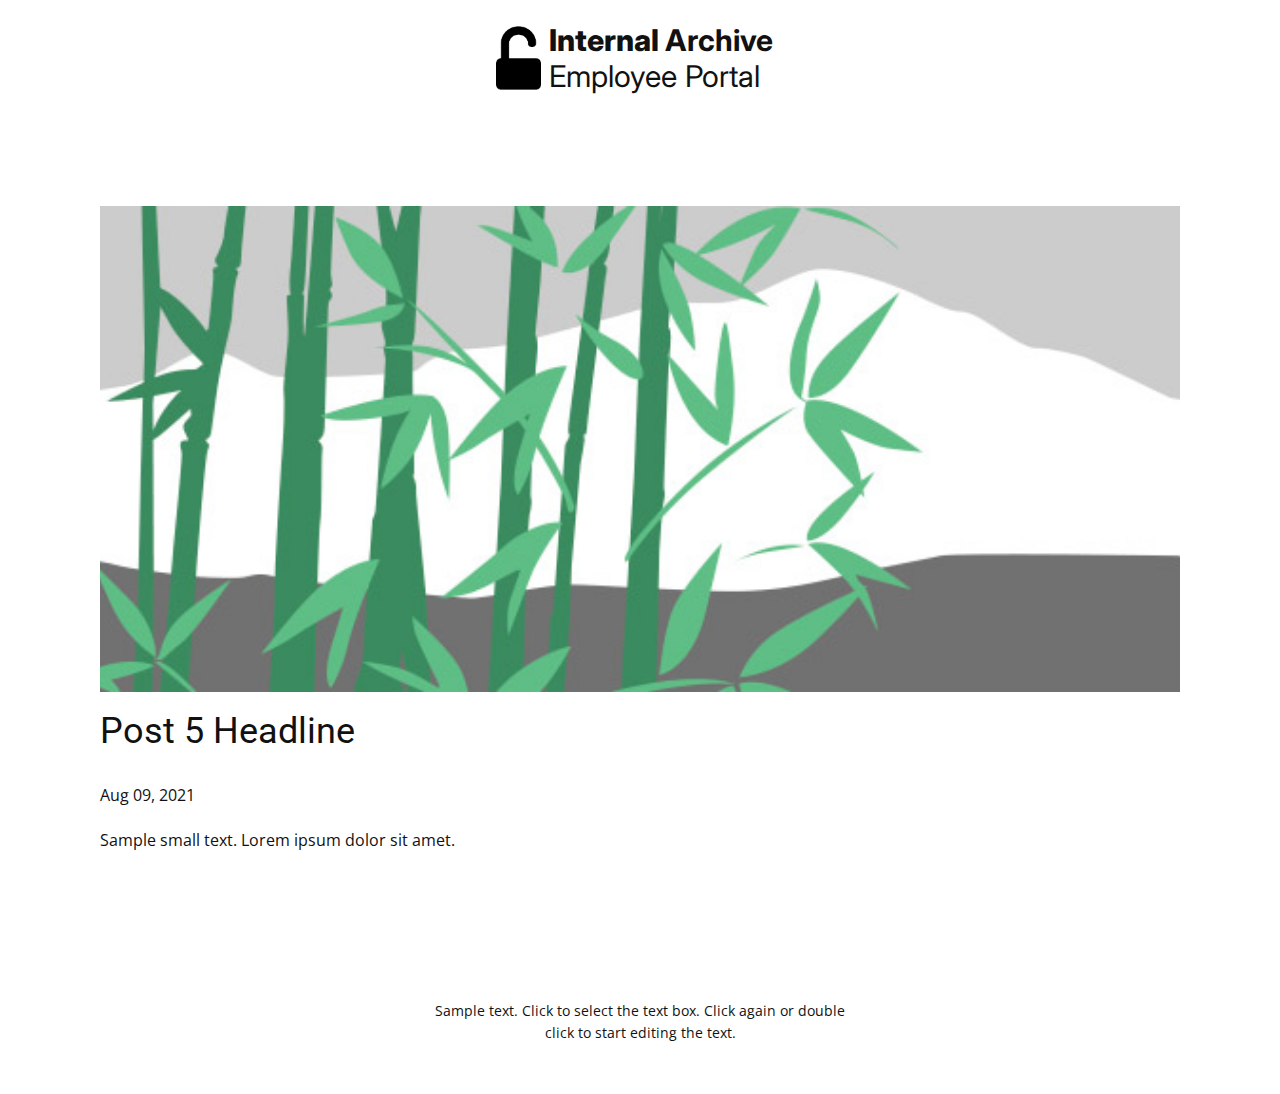
<file: docs/blog/post-4.html>
<!doctype html>
<html style="font-size: 16px;"><head>
    <meta name="viewport" content="width=device-width, initial-scale=1.0">
    <meta charset="utf-8">
    <meta name="keywords" content="Post 1 Headline">
    <meta name="description" content="">
    <meta name="page_type" content="np-template-header-footer-from-plugin">
    <title>Post 5 Headline</title>
    <link rel="stylesheet" href="../nicepage.css" media="screen">
<link rel="stylesheet" href="../Post-Template.css" media="screen">
    <script class="u-script" type="text/javascript" src="../jquery.js" defer=""></script>
    <script class="u-script" type="text/javascript" src="../nicepage.js" defer=""></script>
    <meta name="generator" content="Nicepage 3.22.0, nicepage.com">
    <link rel="icon" href="../images/favicon.png">
    <link id="u-theme-google-font" rel="stylesheet" href="https://fonts.googleapis.com/css?family=Roboto:100,100i,300,300i,400,400i,500,500i,700,700i,900,900i|Open+Sans:300,300i,400,400i,600,600i,700,700i,800,800i">
    <link id="u-page-google-font" rel="stylesheet" href="https://fonts.googleapis.com/css?family=Inter:100,200,300,400,500,600,700,800,900">
    
    
    <script type="application/ld+json">{
		"@context": "http://schema.org",
		"@type": "Organization",
		"name": "Employee Portal",
		"logo": "images/image11.png"
}</script>
    <meta name="theme-color" content="#478ac9">
  </head>
  <body class="u-body"><header class="u-clearfix u-header u-white u-header" id="sec-9082"><div class="u-clearfix u-sheet u-sheet-1">
        <a href="https://nicepage.com" class="u-image u-logo u-image-1" data-image-width="135" data-image-height="188">
          <img src="../images/image11.png" class="u-logo-image u-logo-image-1">
        </a>
        <h3 class="u-custom-font u-text u-text-default u-text-1">Internal <span style="font-weight: 700;">Archive</span>
          <br>
          <span style="font-weight: 400;">Employee Portal</span>
        </h3>
      </div></header>
    <section class="u-align-center u-clearfix u-section-1" id="sec-2ad2">
      <div class="u-clearfix u-sheet u-valign-middle-md u-valign-middle-sm u-valign-middle-xs u-sheet-1"><!--post_details--><!--post_details_options_json--><!--{"source":""}--><!--/post_details_options_json--><!--blog_post-->
        <div class="u-container-style u-expanded-width u-post-details u-post-details-1">
          <div class="u-container-layout u-valign-middle u-container-layout-1"><!--blog_post_image-->
            <img alt="" class="u-blog-control u-expanded-width u-image u-image-default u-image-1" src="[data-uri]"><!--/blog_post_image--><!--blog_post_header-->
            <h2 class="u-blog-control u-text u-text-1">Post 5 Headline</h2><!--/blog_post_header--><!--blog_post_metadata-->
            <div class="u-blog-control u-metadata u-metadata-1"><!--blog_post_metadata_date-->
              <span class="u-meta-date u-meta-icon">Aug 09, 2021</span><!--/blog_post_metadata_date--><!--blog_post_metadata_category-->
              <!--/blog_post_metadata_category--><!--blog_post_metadata_comments-->
              <!--/blog_post_metadata_comments-->
            </div><!--/blog_post_metadata--><!--blog_post_content-->
            <div class="u-align-justify u-blog-control u-post-content u-text u-text-2 fr-view">
  Sample small text. Lorem ipsum dolor sit amet.
  </div><!--/blog_post_content-->
          </div>
        </div><!--/blog_post--><!--/post_details-->
      </div>
    </section>
    
    
    <footer class="u-align-center u-clearfix u-footer u-white u-footer" id="sec-c5db"><div class="u-clearfix u-sheet u-sheet-1">
        <p class="u-small-text u-text u-text-variant u-text-1">Sample text. Click to select the text box. Click again or double click to start editing the text.</p>
      </div></footer>
  
</body></html>
</file>
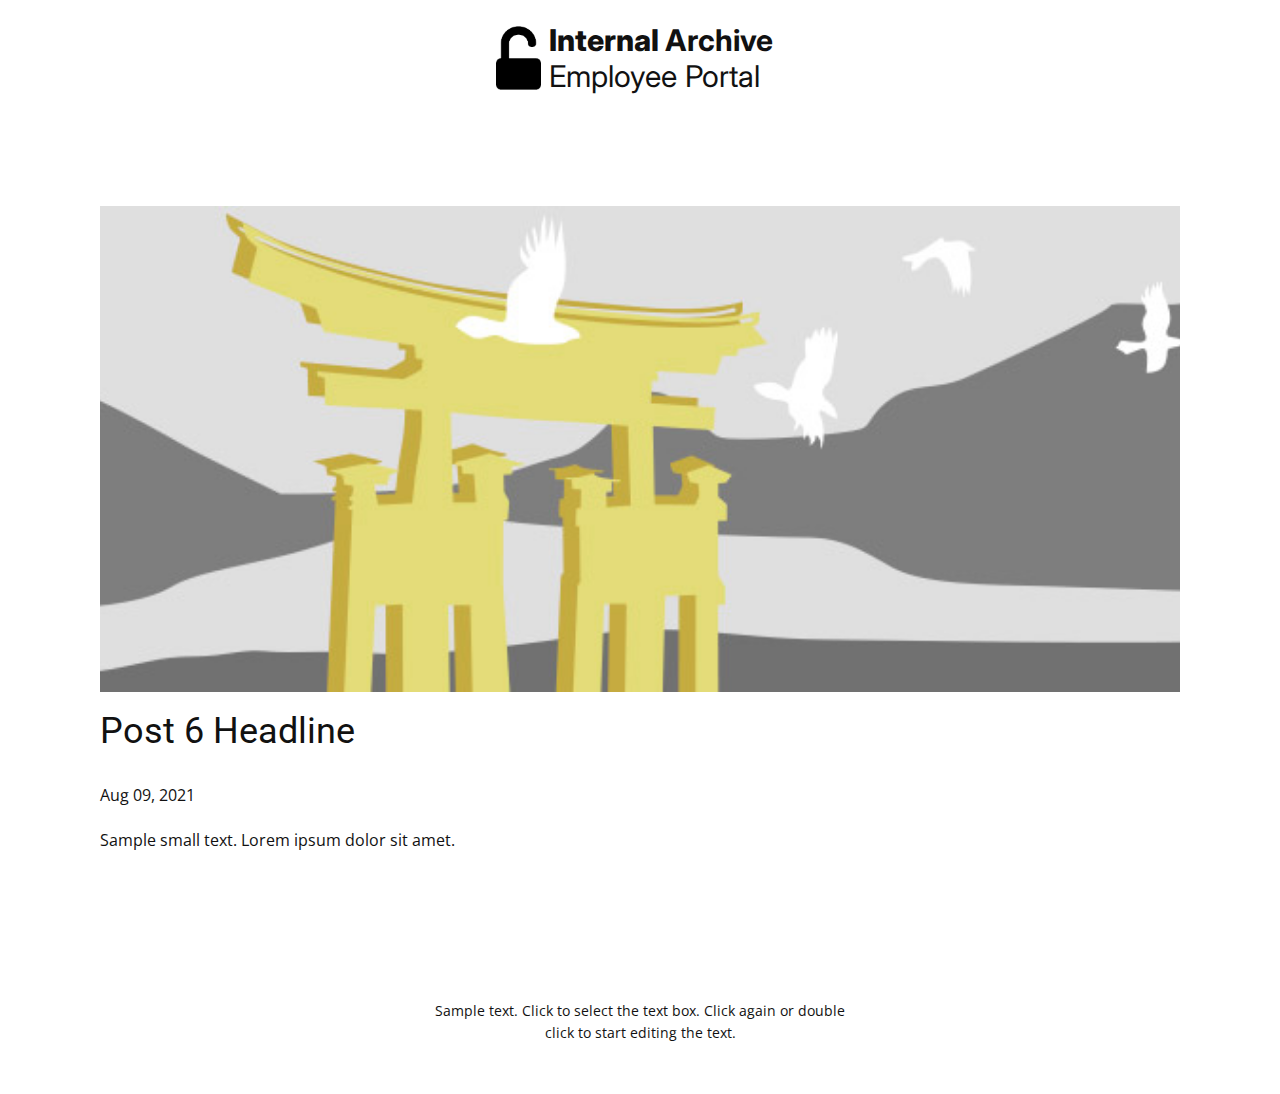
<file: docs/blog/post-5.html>
<!doctype html>
<html style="font-size: 16px;"><head>
    <meta name="viewport" content="width=device-width, initial-scale=1.0">
    <meta charset="utf-8">
    <meta name="keywords" content="Post 1 Headline">
    <meta name="description" content="">
    <meta name="page_type" content="np-template-header-footer-from-plugin">
    <title>Post 6 Headline</title>
    <link rel="stylesheet" href="../nicepage.css" media="screen">
<link rel="stylesheet" href="../Post-Template.css" media="screen">
    <script class="u-script" type="text/javascript" src="../jquery.js" defer=""></script>
    <script class="u-script" type="text/javascript" src="../nicepage.js" defer=""></script>
    <meta name="generator" content="Nicepage 3.22.0, nicepage.com">
    <link rel="icon" href="../images/favicon.png">
    <link id="u-theme-google-font" rel="stylesheet" href="https://fonts.googleapis.com/css?family=Roboto:100,100i,300,300i,400,400i,500,500i,700,700i,900,900i|Open+Sans:300,300i,400,400i,600,600i,700,700i,800,800i">
    <link id="u-page-google-font" rel="stylesheet" href="https://fonts.googleapis.com/css?family=Inter:100,200,300,400,500,600,700,800,900">
    
    
    <script type="application/ld+json">{
		"@context": "http://schema.org",
		"@type": "Organization",
		"name": "Employee Portal",
		"logo": "images/image11.png"
}</script>
    <meta name="theme-color" content="#478ac9">
  </head>
  <body class="u-body"><header class="u-clearfix u-header u-white u-header" id="sec-9082"><div class="u-clearfix u-sheet u-sheet-1">
        <a href="https://nicepage.com" class="u-image u-logo u-image-1" data-image-width="135" data-image-height="188">
          <img src="../images/image11.png" class="u-logo-image u-logo-image-1">
        </a>
        <h3 class="u-custom-font u-text u-text-default u-text-1">Internal <span style="font-weight: 700;">Archive</span>
          <br>
          <span style="font-weight: 400;">Employee Portal</span>
        </h3>
      </div></header>
    <section class="u-align-center u-clearfix u-section-1" id="sec-2ad2">
      <div class="u-clearfix u-sheet u-valign-middle-md u-valign-middle-sm u-valign-middle-xs u-sheet-1"><!--post_details--><!--post_details_options_json--><!--{"source":""}--><!--/post_details_options_json--><!--blog_post-->
        <div class="u-container-style u-expanded-width u-post-details u-post-details-1">
          <div class="u-container-layout u-valign-middle u-container-layout-1"><!--blog_post_image-->
            <img alt="" class="u-blog-control u-expanded-width u-image u-image-default u-image-1" src="[data-uri]"><!--/blog_post_image--><!--blog_post_header-->
            <h2 class="u-blog-control u-text u-text-1">Post 6 Headline</h2><!--/blog_post_header--><!--blog_post_metadata-->
            <div class="u-blog-control u-metadata u-metadata-1"><!--blog_post_metadata_date-->
              <span class="u-meta-date u-meta-icon">Aug 09, 2021</span><!--/blog_post_metadata_date--><!--blog_post_metadata_category-->
              <!--/blog_post_metadata_category--><!--blog_post_metadata_comments-->
              <!--/blog_post_metadata_comments-->
            </div><!--/blog_post_metadata--><!--blog_post_content-->
            <div class="u-align-justify u-blog-control u-post-content u-text u-text-2 fr-view">
  Sample small text. Lorem ipsum dolor sit amet.
  </div><!--/blog_post_content-->
          </div>
        </div><!--/blog_post--><!--/post_details-->
      </div>
    </section>
    
    
    <footer class="u-align-center u-clearfix u-footer u-white u-footer" id="sec-c5db"><div class="u-clearfix u-sheet u-sheet-1">
        <p class="u-small-text u-text u-text-variant u-text-1">Sample text. Click to select the text box. Click again or double click to start editing the text.</p>
      </div></footer>
  
</body></html>
</file>
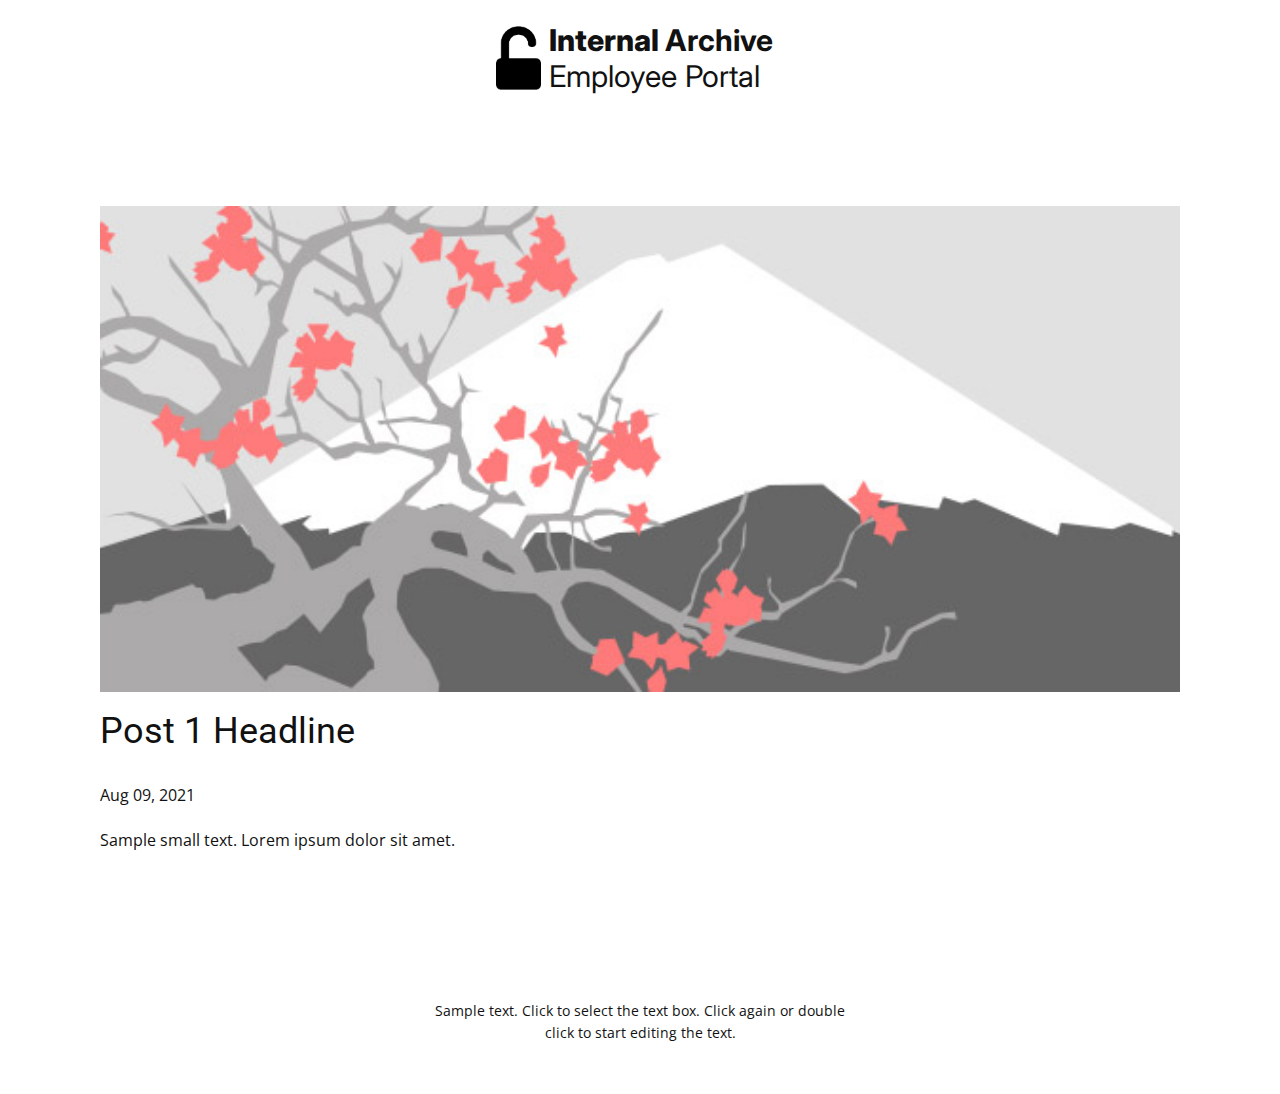
<file: docs/blog/post.html>
<!doctype html>
<html style="font-size: 16px;"><head>
    <meta name="viewport" content="width=device-width, initial-scale=1.0">
    <meta charset="utf-8">
    <meta name="keywords" content="Post 1 Headline">
    <meta name="description" content="">
    <meta name="page_type" content="np-template-header-footer-from-plugin">
    <title>Post 1 Headline</title>
    <link rel="stylesheet" href="../nicepage.css" media="screen">
<link rel="stylesheet" href="../Post-Template.css" media="screen">
    <script class="u-script" type="text/javascript" src="../jquery.js" defer=""></script>
    <script class="u-script" type="text/javascript" src="../nicepage.js" defer=""></script>
    <meta name="generator" content="Nicepage 3.22.0, nicepage.com">
    <link rel="icon" href="../images/favicon.png">
    <link id="u-theme-google-font" rel="stylesheet" href="https://fonts.googleapis.com/css?family=Roboto:100,100i,300,300i,400,400i,500,500i,700,700i,900,900i|Open+Sans:300,300i,400,400i,600,600i,700,700i,800,800i">
    <link id="u-page-google-font" rel="stylesheet" href="https://fonts.googleapis.com/css?family=Inter:100,200,300,400,500,600,700,800,900">
    
    
    <script type="application/ld+json">{
		"@context": "http://schema.org",
		"@type": "Organization",
		"name": "Employee Portal",
		"logo": "images/image11.png"
}</script>
    <meta name="theme-color" content="#478ac9">
  </head>
  <body class="u-body"><header class="u-clearfix u-header u-white u-header" id="sec-9082"><div class="u-clearfix u-sheet u-sheet-1">
        <a href="https://nicepage.com" class="u-image u-logo u-image-1" data-image-width="135" data-image-height="188">
          <img src="../images/image11.png" class="u-logo-image u-logo-image-1">
        </a>
        <h3 class="u-custom-font u-text u-text-default u-text-1">Internal <span style="font-weight: 700;">Archive</span>
          <br>
          <span style="font-weight: 400;">Employee Portal</span>
        </h3>
      </div></header>
    <section class="u-align-center u-clearfix u-section-1" id="sec-2ad2">
      <div class="u-clearfix u-sheet u-valign-middle-md u-valign-middle-sm u-valign-middle-xs u-sheet-1"><!--post_details--><!--post_details_options_json--><!--{"source":""}--><!--/post_details_options_json--><!--blog_post-->
        <div class="u-container-style u-expanded-width u-post-details u-post-details-1">
          <div class="u-container-layout u-valign-middle u-container-layout-1"><!--blog_post_image-->
            <img alt="" class="u-blog-control u-expanded-width u-image u-image-default u-image-1" src="[data-uri]"><!--/blog_post_image--><!--blog_post_header-->
            <h2 class="u-blog-control u-text u-text-1">Post 1 Headline</h2><!--/blog_post_header--><!--blog_post_metadata-->
            <div class="u-blog-control u-metadata u-metadata-1"><!--blog_post_metadata_date-->
              <span class="u-meta-date u-meta-icon">Aug 09, 2021</span><!--/blog_post_metadata_date--><!--blog_post_metadata_category-->
              <!--/blog_post_metadata_category--><!--blog_post_metadata_comments-->
              <!--/blog_post_metadata_comments-->
            </div><!--/blog_post_metadata--><!--blog_post_content-->
            <div class="u-align-justify u-blog-control u-post-content u-text u-text-2 fr-view">
  Sample small text. Lorem ipsum dolor sit amet.
  </div><!--/blog_post_content-->
          </div>
        </div><!--/blog_post--><!--/post_details-->
      </div>
    </section>
    
    
    <footer class="u-align-center u-clearfix u-footer u-white u-footer" id="sec-c5db"><div class="u-clearfix u-sheet u-sheet-1">
        <p class="u-small-text u-text u-text-variant u-text-1">Sample text. Click to select the text box. Click again or double click to start editing the text.</p>
      </div></footer>
  
</body></html>
</file>
